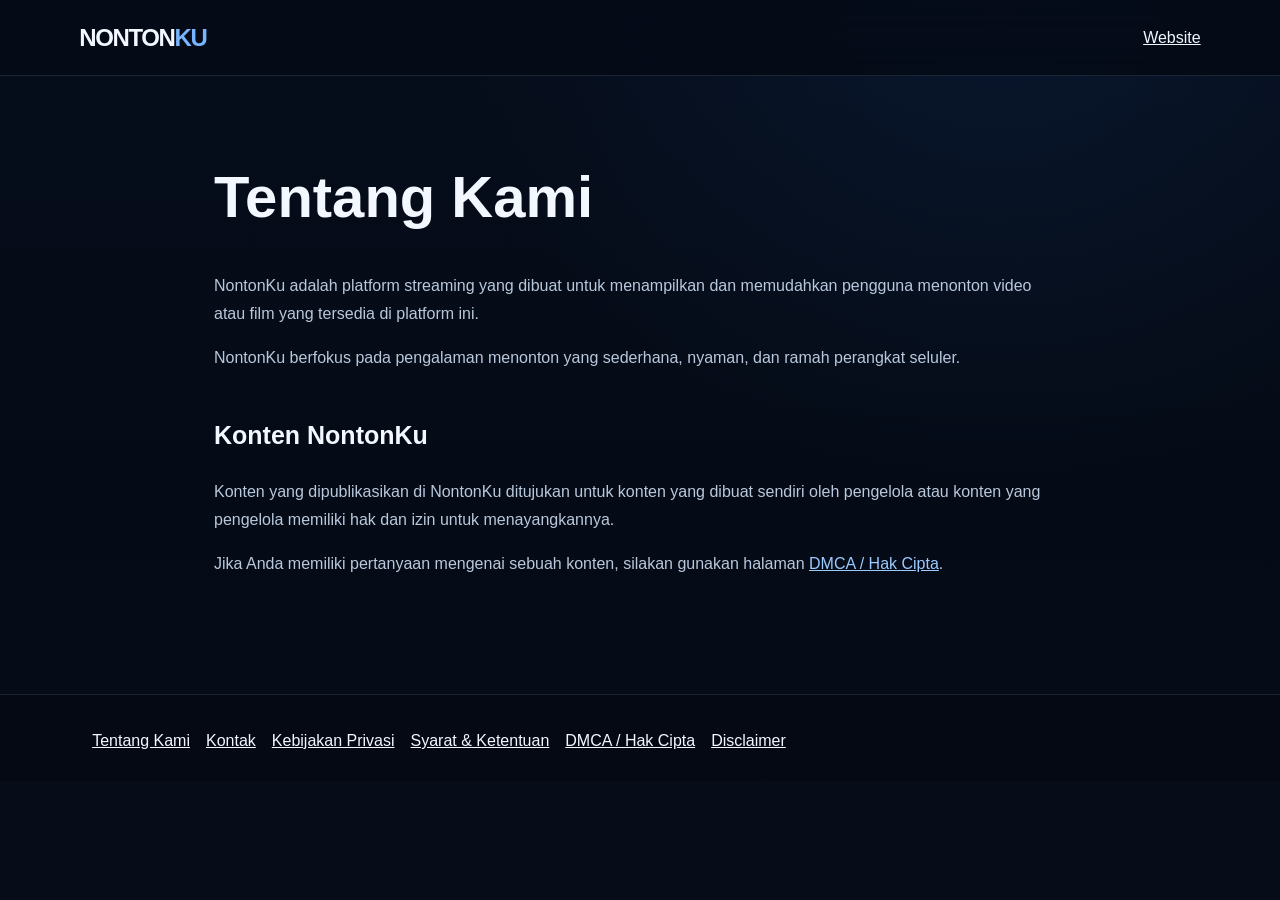
<file: about.html>
<!doctype html><html lang="id"><head><meta charset="utf-8"><meta name="viewport" content="width=device-width,initial-scale=1"><title>Tentang Kami — NontonKu</title><link rel="stylesheet" href="style.css"></head><body><header class="nav"><a href="index.html" class="brand">NONTON<span>KU</span></a><nav><a href="index.html">Website</a></nav></header><main class="page"><h1>Tentang Kami</h1><p>NontonKu adalah platform streaming yang dibuat untuk menampilkan dan memudahkan pengguna menonton video atau film yang tersedia di platform ini.</p><p>NontonKu berfokus pada pengalaman menonton yang sederhana, nyaman, dan ramah perangkat seluler.</p><h2>Konten NontonKu</h2><p>Konten yang dipublikasikan di NontonKu ditujukan untuk konten yang dibuat sendiri oleh pengelola atau konten yang pengelola memiliki hak dan izin untuk menayangkannya.</p><p>Jika Anda memiliki pertanyaan mengenai sebuah konten, silakan gunakan halaman <a href="dmca.html">DMCA / Hak Cipta</a>.</p></main><footer><a href="about.html">Tentang Kami</a><a href="contact.html">Kontak</a><a href="privacy.html">Kebijakan Privasi</a><a href="terms.html">Syarat & Ketentuan</a><a href="dmca.html">DMCA / Hak Cipta</a><a href="disclaimer.html">Disclaimer</a></footer></body></html>
</file>
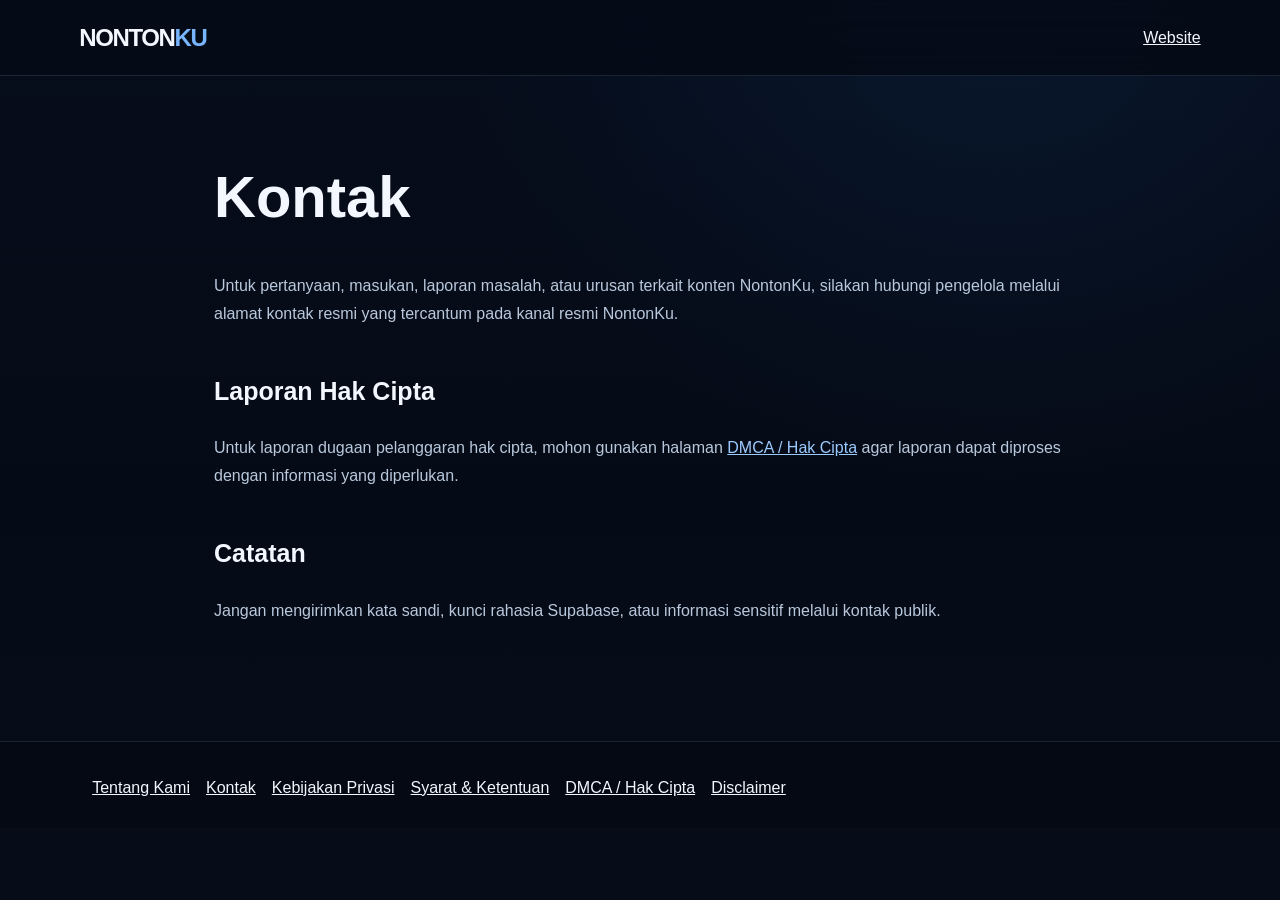
<file: contact.html>
<!doctype html><html lang="id"><head><meta charset="utf-8"><meta name="viewport" content="width=device-width,initial-scale=1"><title>Kontak — NontonKu</title><link rel="stylesheet" href="style.css"></head><body><header class="nav"><a href="index.html" class="brand">NONTON<span>KU</span></a><nav><a href="index.html">Website</a></nav></header><main class="page"><h1>Kontak</h1><p>Untuk pertanyaan, masukan, laporan masalah, atau urusan terkait konten NontonKu, silakan hubungi pengelola melalui alamat kontak resmi yang tercantum pada kanal resmi NontonKu.</p><h2>Laporan Hak Cipta</h2><p>Untuk laporan dugaan pelanggaran hak cipta, mohon gunakan halaman <a href="dmca.html">DMCA / Hak Cipta</a> agar laporan dapat diproses dengan informasi yang diperlukan.</p><h2>Catatan</h2><p>Jangan mengirimkan kata sandi, kunci rahasia Supabase, atau informasi sensitif melalui kontak publik.</p></main><footer><a href="about.html">Tentang Kami</a><a href="contact.html">Kontak</a><a href="privacy.html">Kebijakan Privasi</a><a href="terms.html">Syarat & Ketentuan</a><a href="dmca.html">DMCA / Hak Cipta</a><a href="disclaimer.html">Disclaimer</a></footer></body></html>
</file>
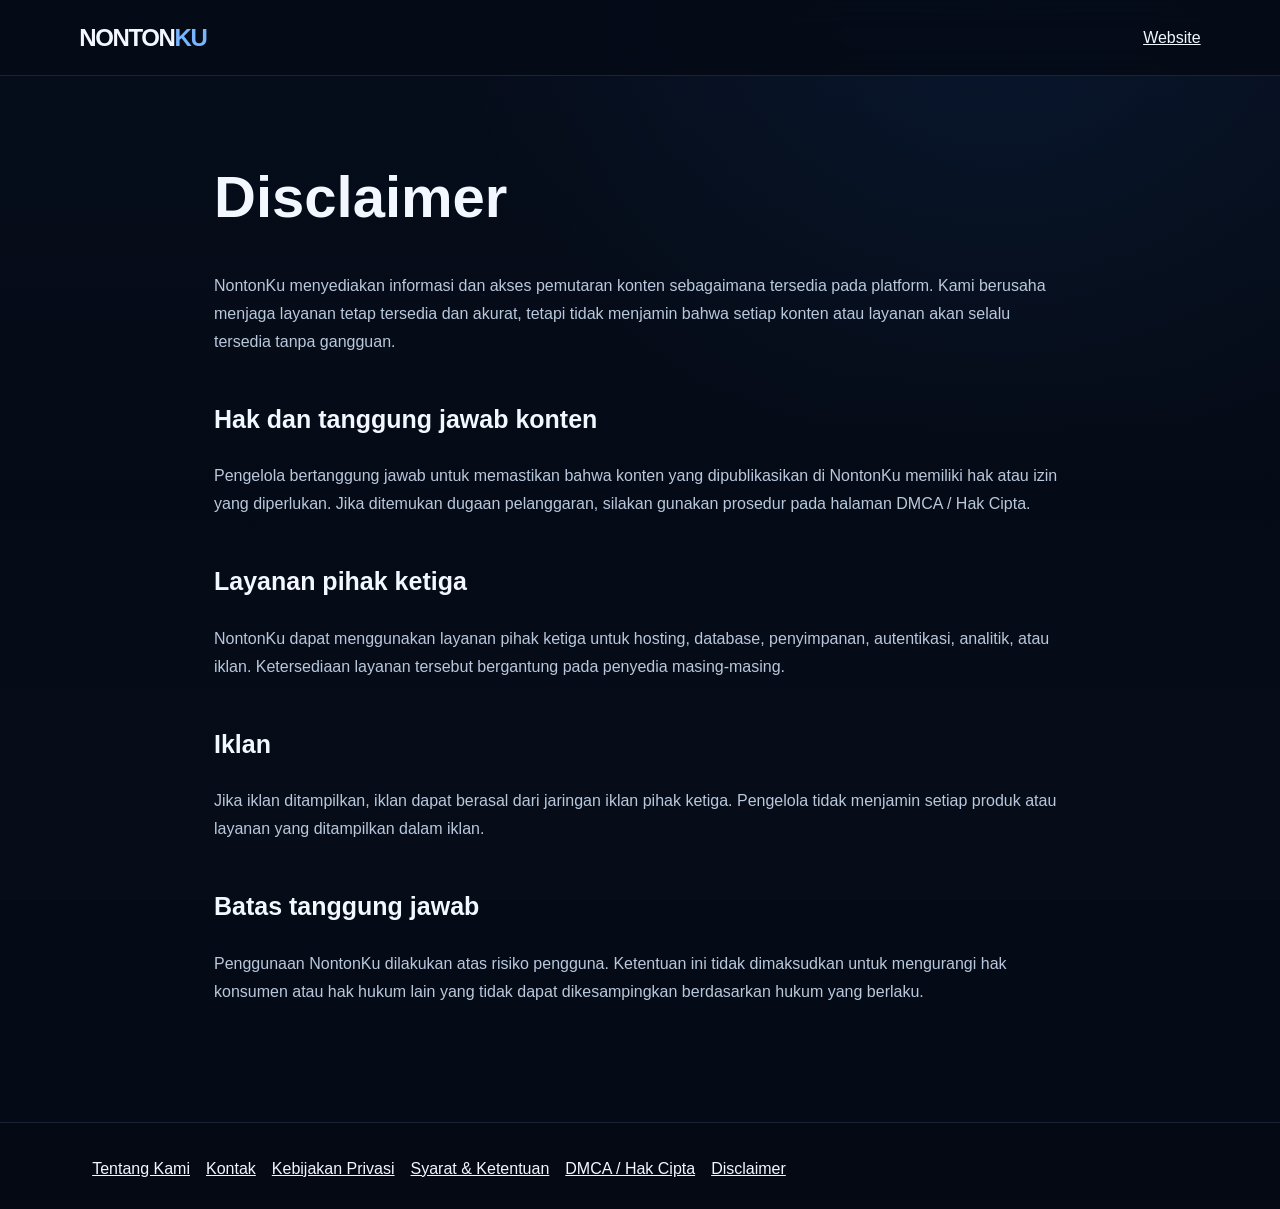
<file: disclaimer.html>
<!doctype html><html lang="id"><head><meta charset="utf-8"><meta name="viewport" content="width=device-width,initial-scale=1"><title>Disclaimer — NontonKu</title><link rel="stylesheet" href="style.css"></head><body><header class="nav"><a href="index.html" class="brand">NONTON<span>KU</span></a><nav><a href="index.html">Website</a></nav></header><main class="page"><h1>Disclaimer</h1><p>NontonKu menyediakan informasi dan akses pemutaran konten sebagaimana tersedia pada platform. Kami berusaha menjaga layanan tetap tersedia dan akurat, tetapi tidak menjamin bahwa setiap konten atau layanan akan selalu tersedia tanpa gangguan.</p><h2>Hak dan tanggung jawab konten</h2><p>Pengelola bertanggung jawab untuk memastikan bahwa konten yang dipublikasikan di NontonKu memiliki hak atau izin yang diperlukan. Jika ditemukan dugaan pelanggaran, silakan gunakan prosedur pada halaman DMCA / Hak Cipta.</p><h2>Layanan pihak ketiga</h2><p>NontonKu dapat menggunakan layanan pihak ketiga untuk hosting, database, penyimpanan, autentikasi, analitik, atau iklan. Ketersediaan layanan tersebut bergantung pada penyedia masing-masing.</p><h2>Iklan</h2><p>Jika iklan ditampilkan, iklan dapat berasal dari jaringan iklan pihak ketiga. Pengelola tidak menjamin setiap produk atau layanan yang ditampilkan dalam iklan.</p><h2>Batas tanggung jawab</h2><p>Penggunaan NontonKu dilakukan atas risiko pengguna. Ketentuan ini tidak dimaksudkan untuk mengurangi hak konsumen atau hak hukum lain yang tidak dapat dikesampingkan berdasarkan hukum yang berlaku.</p></main><footer><a href="about.html">Tentang Kami</a><a href="contact.html">Kontak</a><a href="privacy.html">Kebijakan Privasi</a><a href="terms.html">Syarat & Ketentuan</a><a href="dmca.html">DMCA / Hak Cipta</a><a href="disclaimer.html">Disclaimer</a></footer></body></html>
</file>
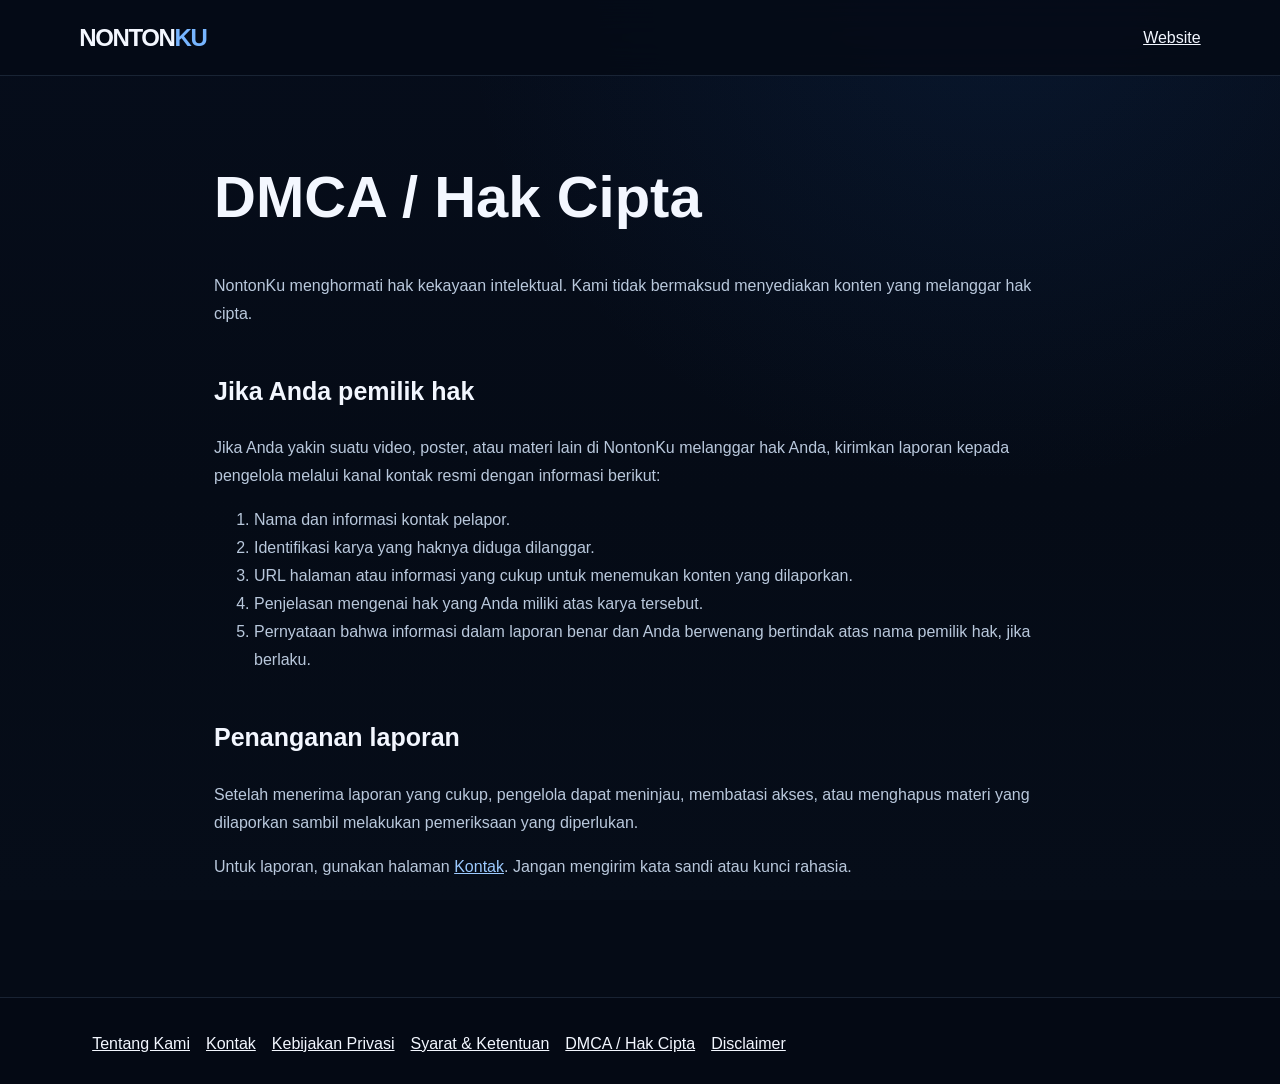
<file: dmca.html>
<!doctype html><html lang="id"><head><meta charset="utf-8"><meta name="viewport" content="width=device-width,initial-scale=1"><title>DMCA / Hak Cipta — NontonKu</title><link rel="stylesheet" href="style.css"></head><body><header class="nav"><a href="index.html" class="brand">NONTON<span>KU</span></a><nav><a href="index.html">Website</a></nav></header><main class="page"><h1>DMCA / Hak Cipta</h1><p>NontonKu menghormati hak kekayaan intelektual. Kami tidak bermaksud menyediakan konten yang melanggar hak cipta.</p><h2>Jika Anda pemilik hak</h2><p>Jika Anda yakin suatu video, poster, atau materi lain di NontonKu melanggar hak Anda, kirimkan laporan kepada pengelola melalui kanal kontak resmi dengan informasi berikut:</p><ol><li>Nama dan informasi kontak pelapor.</li><li>Identifikasi karya yang haknya diduga dilanggar.</li><li>URL halaman atau informasi yang cukup untuk menemukan konten yang dilaporkan.</li><li>Penjelasan mengenai hak yang Anda miliki atas karya tersebut.</li><li>Pernyataan bahwa informasi dalam laporan benar dan Anda berwenang bertindak atas nama pemilik hak, jika berlaku.</li></ol><h2>Penanganan laporan</h2><p>Setelah menerima laporan yang cukup, pengelola dapat meninjau, membatasi akses, atau menghapus materi yang dilaporkan sambil melakukan pemeriksaan yang diperlukan.</p><p>Untuk laporan, gunakan halaman <a href="contact.html">Kontak</a>. Jangan mengirim kata sandi atau kunci rahasia.</p></main><footer><a href="about.html">Tentang Kami</a><a href="contact.html">Kontak</a><a href="privacy.html">Kebijakan Privasi</a><a href="terms.html">Syarat & Ketentuan</a><a href="dmca.html">DMCA / Hak Cipta</a><a href="disclaimer.html">Disclaimer</a></footer></body></html>
</file>
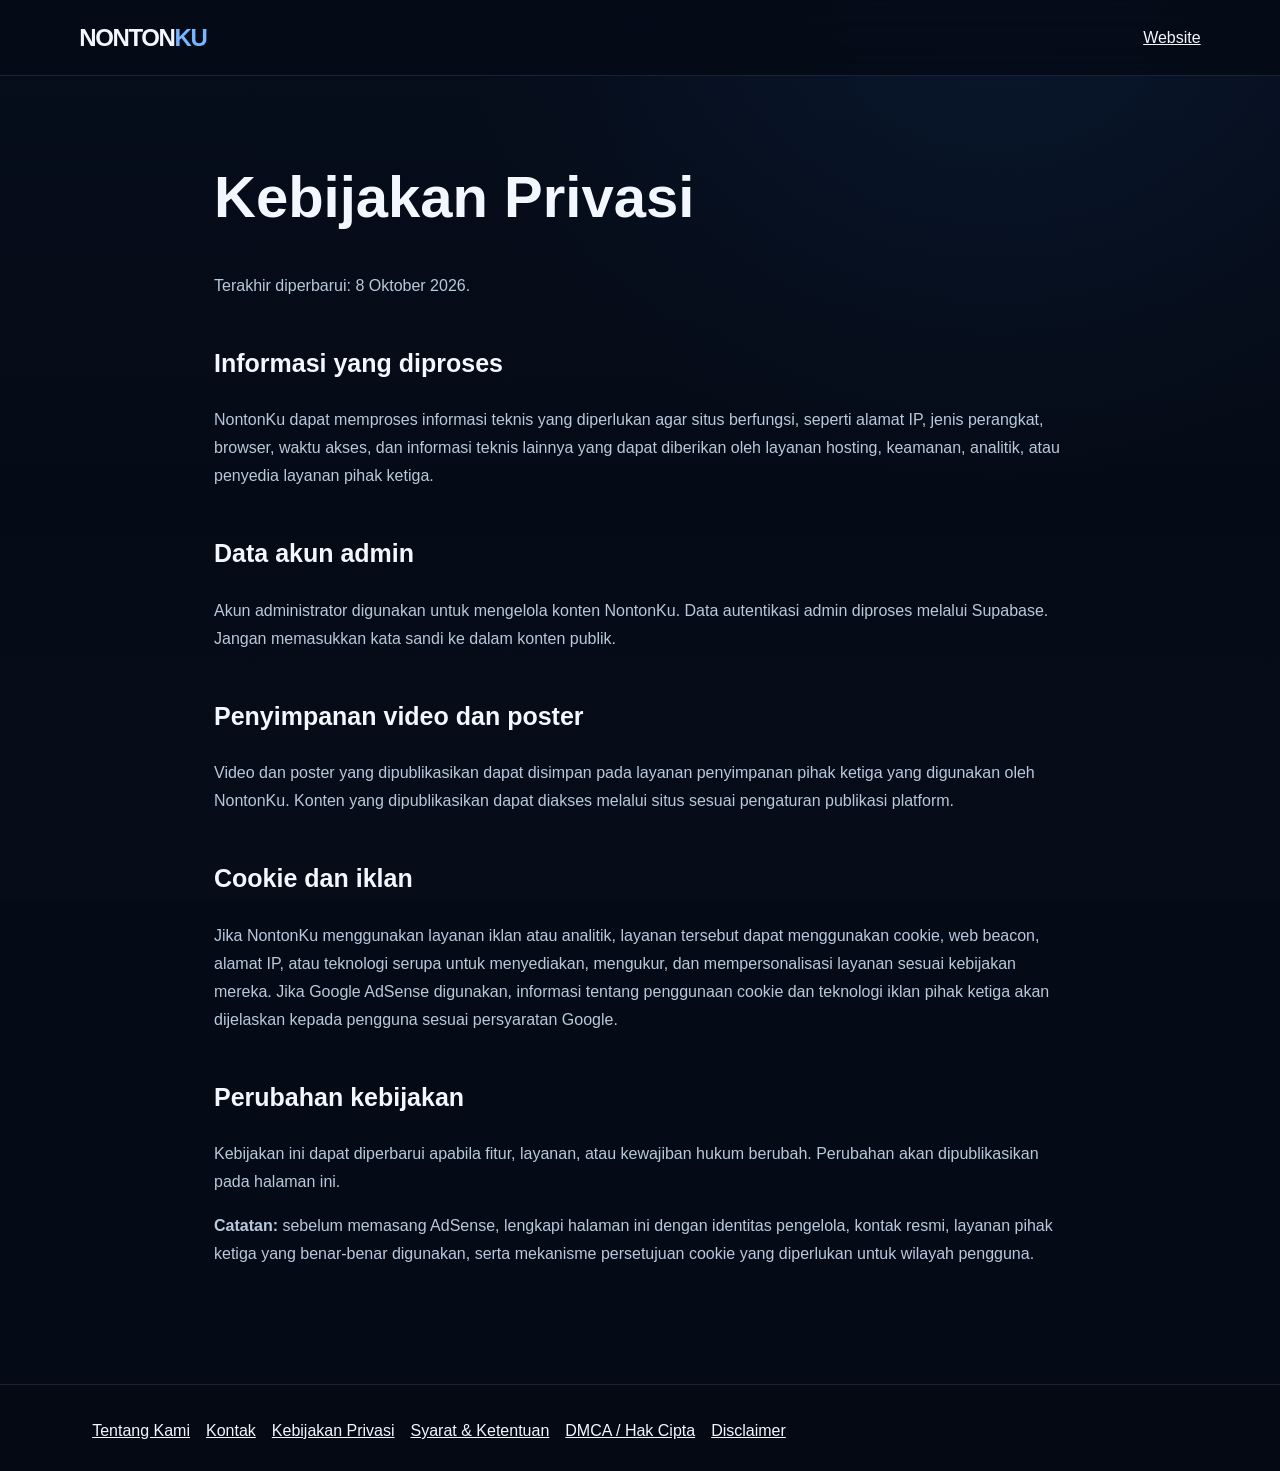
<file: privacy.html>
<!doctype html><html lang="id"><head><meta charset="utf-8"><meta name="viewport" content="width=device-width,initial-scale=1"><title>Kebijakan Privasi — NontonKu</title><link rel="stylesheet" href="style.css"></head><body><header class="nav"><a href="index.html" class="brand">NONTON<span>KU</span></a><nav><a href="index.html">Website</a></nav></header><main class="page"><h1>Kebijakan Privasi</h1><p>Terakhir diperbarui: 8 Oktober 2026.</p><h2>Informasi yang diproses</h2><p>NontonKu dapat memproses informasi teknis yang diperlukan agar situs berfungsi, seperti alamat IP, jenis perangkat, browser, waktu akses, dan informasi teknis lainnya yang dapat diberikan oleh layanan hosting, keamanan, analitik, atau penyedia layanan pihak ketiga.</p><h2>Data akun admin</h2><p>Akun administrator digunakan untuk mengelola konten NontonKu. Data autentikasi admin diproses melalui Supabase. Jangan memasukkan kata sandi ke dalam konten publik.</p><h2>Penyimpanan video dan poster</h2><p>Video dan poster yang dipublikasikan dapat disimpan pada layanan penyimpanan pihak ketiga yang digunakan oleh NontonKu. Konten yang dipublikasikan dapat diakses melalui situs sesuai pengaturan publikasi platform.</p><h2>Cookie dan iklan</h2><p>Jika NontonKu menggunakan layanan iklan atau analitik, layanan tersebut dapat menggunakan cookie, web beacon, alamat IP, atau teknologi serupa untuk menyediakan, mengukur, dan mempersonalisasi layanan sesuai kebijakan mereka. Jika Google AdSense digunakan, informasi tentang penggunaan cookie dan teknologi iklan pihak ketiga akan dijelaskan kepada pengguna sesuai persyaratan Google.</p><h2>Perubahan kebijakan</h2><p>Kebijakan ini dapat diperbarui apabila fitur, layanan, atau kewajiban hukum berubah. Perubahan akan dipublikasikan pada halaman ini.</p><p><strong>Catatan:</strong> sebelum memasang AdSense, lengkapi halaman ini dengan identitas pengelola, kontak resmi, layanan pihak ketiga yang benar-benar digunakan, serta mekanisme persetujuan cookie yang diperlukan untuk wilayah pengguna.</p></main><footer><a href="about.html">Tentang Kami</a><a href="contact.html">Kontak</a><a href="privacy.html">Kebijakan Privasi</a><a href="terms.html">Syarat & Ketentuan</a><a href="dmca.html">DMCA / Hak Cipta</a><a href="disclaimer.html">Disclaimer</a></footer></body></html>
</file>
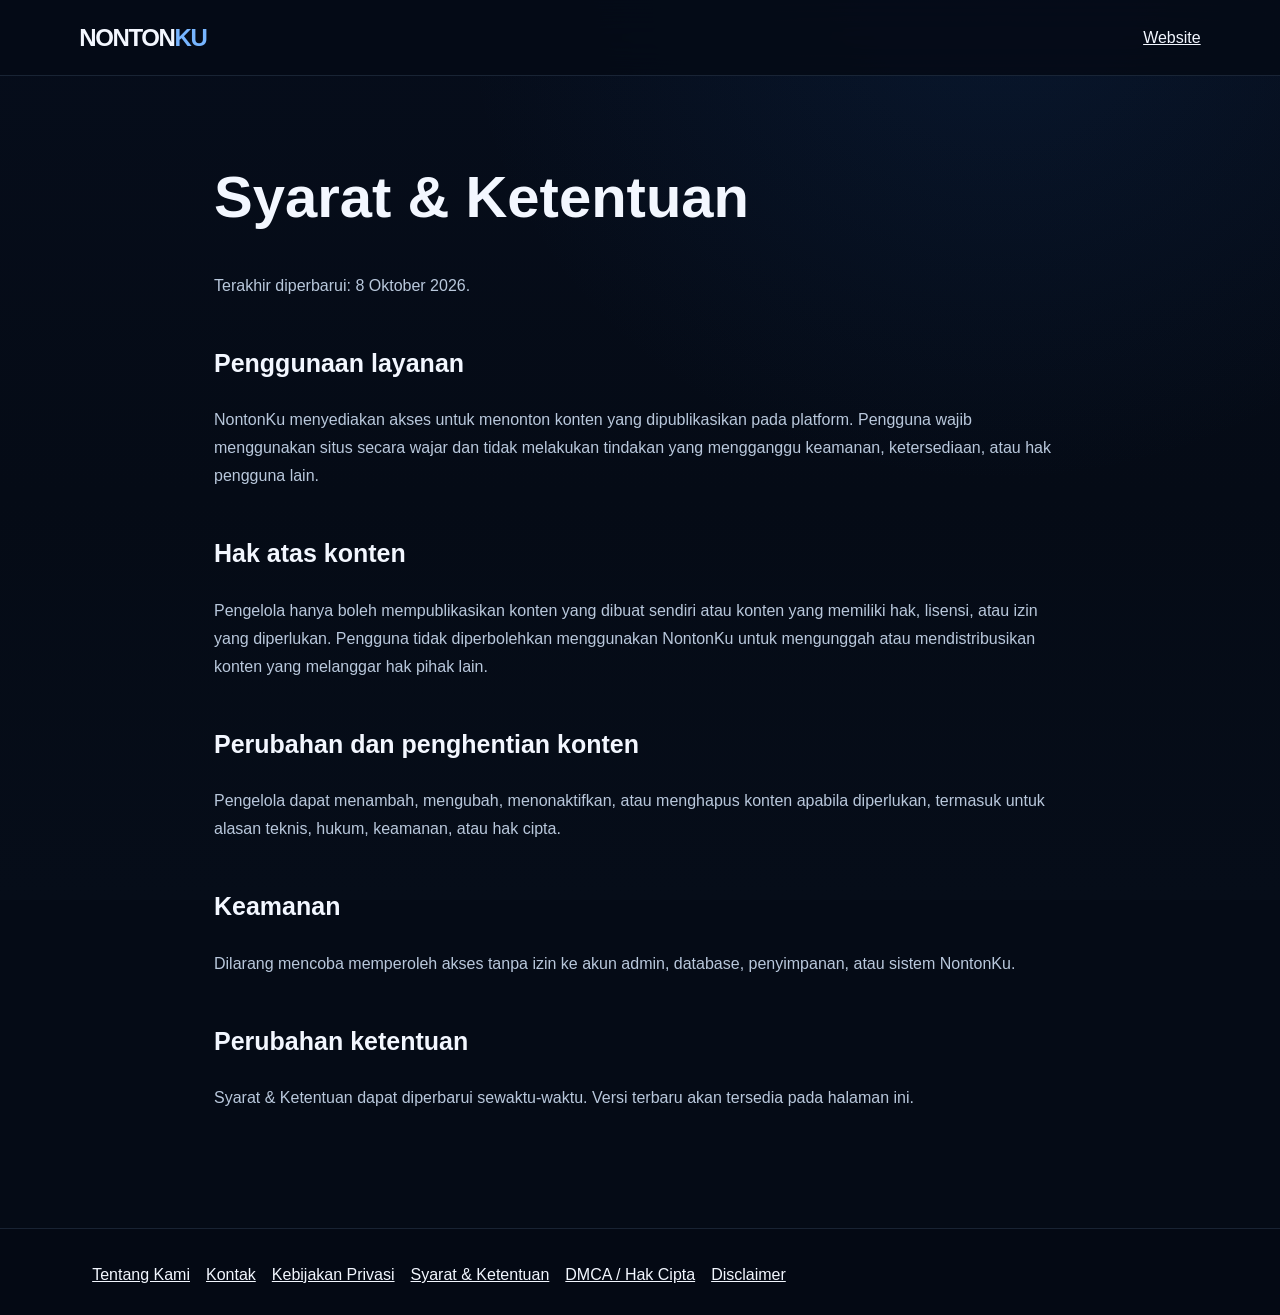
<file: terms.html>
<!doctype html><html lang="id"><head><meta charset="utf-8"><meta name="viewport" content="width=device-width,initial-scale=1"><title>Syarat & Ketentuan — NontonKu</title><link rel="stylesheet" href="style.css"></head><body><header class="nav"><a href="index.html" class="brand">NONTON<span>KU</span></a><nav><a href="index.html">Website</a></nav></header><main class="page"><h1>Syarat & Ketentuan</h1><p>Terakhir diperbarui: 8 Oktober 2026.</p><h2>Penggunaan layanan</h2><p>NontonKu menyediakan akses untuk menonton konten yang dipublikasikan pada platform. Pengguna wajib menggunakan situs secara wajar dan tidak melakukan tindakan yang mengganggu keamanan, ketersediaan, atau hak pengguna lain.</p><h2>Hak atas konten</h2><p>Pengelola hanya boleh mempublikasikan konten yang dibuat sendiri atau konten yang memiliki hak, lisensi, atau izin yang diperlukan. Pengguna tidak diperbolehkan menggunakan NontonKu untuk mengunggah atau mendistribusikan konten yang melanggar hak pihak lain.</p><h2>Perubahan dan penghentian konten</h2><p>Pengelola dapat menambah, mengubah, menonaktifkan, atau menghapus konten apabila diperlukan, termasuk untuk alasan teknis, hukum, keamanan, atau hak cipta.</p><h2>Keamanan</h2><p>Dilarang mencoba memperoleh akses tanpa izin ke akun admin, database, penyimpanan, atau sistem NontonKu.</p><h2>Perubahan ketentuan</h2><p>Syarat & Ketentuan dapat diperbarui sewaktu-waktu. Versi terbaru akan tersedia pada halaman ini.</p></main><footer><a href="about.html">Tentang Kami</a><a href="contact.html">Kontak</a><a href="privacy.html">Kebijakan Privasi</a><a href="terms.html">Syarat & Ketentuan</a><a href="dmca.html">DMCA / Hak Cipta</a><a href="disclaimer.html">Disclaimer</a></footer></body></html>
</file>
<file: style.css>
:root{--bg:#050b16;--surface:#0a1425;--surface-2:#0e1b30;--line:rgba(155,190,238,.14);--text:#f3f7ff;--muted:#92a1b8;--blue:#4b9cff;--blue-bright:#77b5ff;--cyan:#74e1ff;--shadow:0 24px 70px rgba(0,0,0,.35)}
*{box-sizing:border-box}html{scroll-behavior:smooth;scroll-padding-top:88px}body{margin:0;background:var(--bg);color:var(--text);font-family:'DM Sans',Arial,sans-serif;line-height:1.5}body:before{content:"";position:fixed;inset:0;pointer-events:none;z-index:-1;background:radial-gradient(ellipse at 78% 0%,rgba(26,89,168,.13),transparent 38%),linear-gradient(180deg,#060d1b 0%,#050b16 55%,#060d19 100%)}a{color:inherit}.nav{height:76px;display:flex;align-items:center;justify-content:space-between;gap:28px;padding:0 6.2%;background:rgba(5,11,22,.88);border-bottom:1px solid var(--line);position:sticky;top:0;z-index:15;backdrop-filter:blur(18px)}.brand,.footer-brand{position:relative;display:inline-flex;align-items:center;gap:0;text-decoration:none;font-family:'Space Grotesk',sans-serif;font-size:24px;font-weight:700;letter-spacing:-1.4px;white-space:nowrap}.brand span,.footer-brand span{color:var(--blue-bright)}.brand i{width:5px;height:5px;background:var(--cyan);border-radius:50%;margin:0 0 0 4px;box-shadow:0 0 12px var(--cyan)}.nav-links{display:flex;align-items:center;gap:28px}.nav-links a,.admin-link{color:#b7c5d9;text-decoration:none;font-size:13px;font-weight:600;transition:color .2s}.nav-links a:hover,.admin-link:hover{color:#fff}.nav-actions{display:flex;align-items:center;gap:18px}.nav-search,.collection-search{display:flex;align-items:center;gap:9px;background:#0b1729;border:1px solid var(--line);border-radius:11px;padding:0 12px;color:var(--blue-bright)}.nav-search{width:185px;height:40px}.nav-search span,.collection-search span{font-size:24px;line-height:1}.nav-search input,.collection-search input{width:100%;min-width:0;background:transparent;border:0;outline:0;color:#fff;padding:8px 0;font:inherit;font-size:12px;margin:0}.nav-search input::placeholder,.collection-search input::placeholder{color:#7587a1}.admin-link{border:1px solid var(--line);padding:10px 13px;border-radius:9px}
.hero{min-height:515px;position:relative;overflow:hidden;display:grid;grid-template-columns:1.1fr .9fr;align-items:center;padding:68px 8% 58px;border-bottom:1px solid var(--line);background:linear-gradient(112deg,#071020 0%,#08162b 52%,#091b34 100%)}.hero:after{content:"";position:absolute;inset:0;background:linear-gradient(90deg,rgba(5,11,22,.1),transparent 65%),linear-gradient(0deg,rgba(5,11,22,.45),transparent 30%);pointer-events:none}.hero-glow{position:absolute;width:520px;height:520px;right:8%;top:-35%;border-radius:50%;background:rgba(28,113,226,.17);filter:blur(80px)}.hero-copy{position:relative;z-index:2;max-width:650px}.eyebrow,.section-kicker{font-size:10px;letter-spacing:2.4px;font-weight:800;color:#8bbcff;margin:0 0 19px}.eyebrow{display:flex;align-items:center;gap:10px}.eyebrow-dot,.live-dot{display:inline-block;width:7px;height:7px;border-radius:50%;background:var(--cyan);box-shadow:0 0 13px rgba(116,225,255,.8)}.hero h1{font-family:'Space Grotesk',sans-serif;font-size:clamp(39px,5.1vw,66px);letter-spacing:-2.7px;line-height:1.07;margin:0 0 20px;font-weight:700}.hero h1 span{background:linear-gradient(95deg,#fff 4%,#8bc4ff 70%,#7ce4ff);background-clip:text;-webkit-background-clip:text;color:transparent}.hero-description{max-width:480px;color:#a5b5cc;font-size:15px;line-height:1.8;margin:0}.hero-actions{display:flex;align-items:center;gap:25px;margin-top:29px}.primary-btn{display:inline-flex;align-items:center;justify-content:center;gap:10px;border:1px solid rgba(135,193,255,.3);border-radius:10px;background:linear-gradient(135deg,#3288ef,#1760c2);color:#fff;padding:14px 20px;font:700 13px 'DM Sans',sans-serif;cursor:pointer;box-shadow:0 9px 30px rgba(22,103,209,.23);transition:transform .2s,filter .2s}.primary-btn:hover{transform:translateY(-2px);filter:brightness(1.12)}.primary-btn span{font-size:12px}.text-link,.view-all{color:#c3d9f5;text-decoration:none;font-size:12px;font-weight:700}.text-link span,.view-all span{color:var(--cyan);margin-left:6px}.hero-meta{display:flex;align-items:center;gap:13px;margin-top:42px;color:#8297b4;font-size:9px;font-weight:800;letter-spacing:1.4px}.hero-meta>span:first-child{display:flex;align-items:center;gap:8px}.live-dot{width:6px;height:6px}.meta-divider{height:14px;width:1px;background:#2b405d}.hero-art{position:relative;z-index:1;min-height:350px;display:flex;align-items:center;justify-content:center}.art-screen{position:relative;width:min(270px,68%);height:325px;border:1px solid rgba(135,191,255,.28);border-radius:18px;overflow:hidden;transform:rotate(5deg);background:radial-gradient(ellipse at 50% 30%,rgba(69,150,255,.42),transparent 45%),linear-gradient(145deg,#132d50,#071020 67%);box-shadow:0 30px 70px rgba(0,0,0,.45),inset 0 0 60px rgba(78,158,255,.08)}.art-screen:before,.art-screen:after{content:"";position:absolute;border:1px solid rgba(137,192,255,.2);border-radius:50%;width:300px;height:300px;left:-17px;top:15px}.art-screen:after{width:200px;height:200px;left:33px;top:65px;border-color:rgba(137,192,255,.16)}.screen-sheen{position:absolute;inset:0;background:linear-gradient(125deg,transparent 20%,rgba(110,189,255,.13) 45%,transparent 63%)}.screen-mark{position:absolute;top:37%;left:0;right:0;text-align:center;font:700 72px 'Space Grotesk',sans-serif;letter-spacing:-8px;color:#e9f5ff;text-shadow:0 0 40px rgba(75,156,255,.7)}.screen-mark span{font-size:30px;color:var(--cyan);vertical-align:top;letter-spacing:0}.screen-caption{position:absolute;bottom:25px;left:25px;font-size:9px;letter-spacing:3px;color:#a5c8f6;line-height:1.8}.screen-caption strong{font-size:12px;color:#fff;letter-spacing:1.3px}.orbit{position:absolute;border:1px solid rgba(90,162,255,.16);border-radius:50%;transform:rotate(-23deg)}.orbit-one{width:410px;height:230px}.orbit-two{width:350px;height:300px;transform:rotate(32deg)}.floating-chip{position:absolute;display:flex;align-items:center;border:1px solid rgba(152,199,255,.22);background:rgba(8,21,40,.88);box-shadow:var(--shadow);backdrop-filter:blur(12px);border-radius:10px;color:#dceaff}.chip-top{top:46px;right:4%;padding:11px 14px;font-size:9px;font-weight:800;letter-spacing:1.8px}.chip-bottom{bottom:38px;left:2%;gap:11px;padding:12px 15px}.chip-play{display:grid;place-items:center;width:32px;height:32px;border-radius:8px;background:linear-gradient(135deg,#3c9cff,#235ec5);font-size:10px}.chip-bottom b,.chip-bottom small{display:block}.chip-bottom b{font-size:11px}.chip-bottom small{color:#91a8c8;font-size:9px;margin-top:3px}
.stats-strip{display:grid;grid-template-columns:repeat(3,1fr);padding:21px 9%;background:rgba(8,18,34,.78);border-bottom:1px solid var(--line)}.stats-strip>div{display:flex;align-items:center;justify-content:center;gap:12px;border-right:1px solid var(--line)}.stats-strip>div:last-child{border:0}.stat-icon{width:38px;height:38px;border-radius:11px;display:grid;place-items:center;color:var(--cyan);background:rgba(61,139,235,.12);border:1px solid rgba(107,174,255,.15);font-size:18px}.stats-strip b,.stats-strip small{display:block}.stats-strip b{font-size:12px}.stats-strip small{font-size:10px;color:#8294af;margin-top:3px}.section{padding:70px 7.2%}.latest-section{background:linear-gradient(180deg,rgba(9,22,42,.35),transparent)}.section-head{display:flex;align-items:flex-end;justify-content:space-between;gap:24px;margin-bottom:25px}.section-kicker{margin:0 0 9px;font-size:9px;letter-spacing:2px}.section-head h2{font:700 clamp(27px,3vw,36px) 'Space Grotesk',sans-serif;letter-spacing:-1.2px;margin:0}.section-head h2 span{color:#7db7ff}.section-subtitle{color:#879ab5;font-size:12px;margin:8px 0 0}.view-all{padding-bottom:7px;white-space:nowrap}.latest-grid{display:grid;grid-template-columns:repeat(5,minmax(0,1fr));gap:18px}.latest-card,.movie-card{min-width:0;cursor:pointer;outline:none}.poster-wrap{position:relative;overflow:hidden;background:#0c1a2e;border:1px solid rgba(142,187,242,.12);border-radius:11px;aspect-ratio:2/2.75;box-shadow:0 8px 25px rgba(0,0,0,.14)}.poster-wrap img{display:block;width:100%;height:100%;object-fit:cover;transition:transform .45s,filter .35s}.poster-shade{position:absolute;inset:35% 0 0;background:linear-gradient(0deg,rgba(3,9,19,.85),transparent);opacity:.5;transition:opacity .25s}.poster-play{position:absolute;left:50%;top:50%;transform:translate(-50%,-40%);display:grid;place-items:center;width:44px;height:44px;border-radius:50%;border:1px solid rgba(255,255,255,.55);background:rgba(28,107,203,.82);color:#fff;font-size:13px;opacity:0;transition:opacity .25s,transform .25s;box-shadow:0 0 25px rgba(58,142,255,.3)}.new-label{position:absolute;top:10px;left:9px;padding:5px 7px;background:rgba(27,108,204,.88);border:1px solid rgba(164,208,255,.25);border-radius:5px;font-size:7px;letter-spacing:1px;font-weight:800;color:white}.latest-card:hover .poster-wrap img,.movie-card:hover .poster-wrap img,.latest-card:focus .poster-wrap img,.movie-card:focus .poster-wrap img{transform:scale(1.045);filter:brightness(.8)}.latest-card:hover .poster-play,.movie-card:hover .poster-play,.latest-card:focus .poster-play,.movie-card:focus .poster-play{opacity:1;transform:translate(-50%,-50%)}.movie-info{padding:12px 2px 0}.movie-info h3{font-size:13px;line-height:1.4;margin:0;white-space:nowrap;overflow:hidden;text-overflow:ellipsis;font-weight:700}.movie-info p{display:flex;align-items:center;gap:7px;color:#8598b3;font-size:10px;margin:6px 0 0}.movie-info p i{width:3px;height:3px;border-radius:50%;background:var(--blue-bright);flex-shrink:0}.collection-section{border-top:1px solid var(--line);background:rgba(4,10,20,.35)}.collection-head{align-items:flex-end}.collection-search{width:min(300px,100%);height:43px;flex-shrink:0}.genre-list{display:flex;gap:9px;flex-wrap:wrap;margin:25px 0 26px}.genre-chip{background:#0b1729;border:1px solid var(--line);border-radius:999px;padding:9px 15px;color:#9eb0ca;font:600 11px 'DM Sans',sans-serif;cursor:pointer;transition:all .2s}.genre-chip:hover{border-color:rgba(91,164,255,.5);color:white}.genre-chip.active{color:#fff;border-color:#438fe8;background:linear-gradient(135deg,#1d65b8,#123866);box-shadow:0 5px 18px rgba(25,102,194,.15)}.grid{display:grid;grid-template-columns:repeat(5,minmax(0,1fr));gap:26px 18px;min-height:100px}.result-count{font-size:10px;color:#71849f;margin-top:25px}.empty-state{grid-column:1/-1;min-height:120px;display:flex;flex-direction:column;align-items:center;justify-content:center;text-align:center;border:1px dashed rgba(130,171,224,.2);border-radius:12px;padding:22px;color:#8ea2bf}.empty-state>span{font-size:27px;color:#6eb7ff}.empty-state p{font-size:12px;margin:9px 0 0;max-width:400px}.muted{color:var(--muted)}
footer{border-top:1px solid var(--line);padding:34px 7.2% 28px;display:flex;align-items:center;gap:16px;flex-wrap:wrap;background:#040914}footer .footer-brand{font-size:20px}footer>p{color:#7e91ac;font-size:11px;margin:0 auto 0 0}footer small{width:100%;color:#596d88;font-size:10px;padding-top:13px;border-top:1px solid rgba(140,175,220,.1)}.footer-links{display:flex;gap:16px;flex-wrap:wrap}.footer-links a{color:#8c9db5;text-decoration:none;font-size:10px}.footer-links a:hover{color:#fff}
.modal{position:fixed;inset:0;background:rgba(1,5,13,.88);display:none;align-items:center;justify-content:center;padding:22px;z-index:40;backdrop-filter:blur(10px)}.modal.show{display:flex}.modal-box{width:min(950px,100%);position:relative}.modal video{width:100%;max-height:75vh;background:#000;border-radius:12px;border:1px solid var(--line)}.modal-box h2{font-family:'Space Grotesk',sans-serif;font-size:20px}.close{position:absolute;right:0;top:-47px;background:#13243b;border:1px solid var(--line);color:#fff;font-size:25px;width:38px;height:38px;border-radius:10px;cursor:pointer}.detail-box{position:relative;width:min(760px,100%);background:linear-gradient(135deg,#0d1c31,#07101e);border:1px solid rgba(145,191,247,.2);border-radius:18px;box-shadow:var(--shadow);padding:30px}.detail-close{right:18px;top:18px}.detail-layout{display:grid;grid-template-columns:minmax(150px,.7fr) 1.3fr;align-items:center;gap:32px;padding:10px 12px}.detail-poster img{width:100%;max-height:390px;object-fit:cover;aspect-ratio:2/3;border-radius:11px;border:1px solid var(--line)}.detail-copy{padding-right:15px}.detail-copy h2{font:700 clamp(25px,4vw,38px) 'Space Grotesk',sans-serif;line-height:1.1;letter-spacing:-1px;margin:0 0 17px}.detail-meta{display:flex;flex-wrap:wrap;gap:8px}.detail-meta span{font-size:10px;color:#b5d5ff;border:1px solid rgba(117,177,245,.22);background:rgba(59,129,214,.1);border-radius:6px;padding:6px 9px}.detail-description{font-size:13px;color:#91a4bf;line-height:1.8;margin:20px 0 25px}.modal-open{overflow:hidden}
.admin-body{background:#070e1a}.admin-wrap{max-width:800px;margin:30px auto;padding:0 16px}.panel{background:#0d1a2d;border:1px solid var(--line);border-radius:14px;padding:22px;margin-bottom:18px}.panel h1,.panel h2{font-family:'Space Grotesk',sans-serif;margin-top:0}.panel h1{font-size:26px}.panel h2{font-size:20px}.panel input{width:100%;padding:13px;margin:7px 0;background:#071020;border:1px solid #263a55;border-radius:8px;color:#fff;font:inherit;outline:none}.panel input:focus{border-color:#438fe8}.two{display:grid;grid-template-columns:1fr 1fr;gap:10px}.file{display:block;margin:12px 0;padding:15px;border:1px dashed #405a7b;border-radius:8px;color:#b8c8de}.file input{border:0;padding:0}.hidden{display:none}.row{display:flex;justify-content:space-between;align-items:center}.secondary{background:#24344a}.danger{background:#8b2637;padding:8px 12px}.film-row{display:flex;justify-content:space-between;align-items:center;border-top:1px solid var(--line);padding:13px 0}.film-row small{display:block;color:#92a1b8;margin-top:4px}.msg{color:#ffb3b3;margin-top:12px}.page{max-width:900px;margin:0 auto;padding:70px 24px 100px;line-height:1.75}.page h1{font-size:clamp(36px,6vw,58px);margin:0 0 24px;font-family:'Space Grotesk',sans-serif}.page h2{font-size:25px;margin-top:42px}.page p,.page li{color:#b9c8dc}.page a{color:#9ccaff}.nav .brand{text-decoration:none}
@media(max-width:1000px){.nav{padding:0 4%}.nav-links{gap:15px}.nav-search{width:155px}.hero{padding-left:6%;padding-right:6%}.section{padding-left:5%;padding-right:5%}.grid{grid-template-columns:repeat(4,minmax(0,1fr))}.latest-grid{grid-template-columns:repeat(5,minmax(0,1fr));gap:12px}.hero-art{transform:scale(.9)}}
@media(max-width:720px){.nav{height:65px;gap:12px}.brand{font-size:21px}.nav-links{display:none}.nav-actions{gap:9px}.nav-search{width:42px;height:39px;padding:0;justify-content:center;border-color:transparent;background:transparent}.nav-search span{font-size:27px}.nav-search input{width:0;padding:0;transition:width .2s}.nav-search:focus-within{width:min(190px,43vw);padding:0 10px;border-color:var(--line);background:#0b1729}.nav-search:focus-within input{width:100%}.admin-link{font-size:11px;padding:9px 10px}.hero{grid-template-columns:1fr;min-height:unset;padding:59px 6% 34px}.hero-copy{max-width:560px}.hero h1{font-size:clamp(37px,8.5vw,55px);letter-spacing:-1.8px}.hero-description{font-size:13px;max-width:430px}.hero-actions{gap:18px;flex-wrap:wrap}.hero-meta{margin-top:30px;font-size:8px}.hero-art{min-height:245px;margin-top:14px;transform:none}.art-screen{height:215px;width:175px}.screen-mark{font-size:53px}.screen-caption{bottom:16px;left:17px;font-size:7px}.screen-caption strong{font-size:9px}.orbit-one{width:290px;height:170px}.orbit-two{width:260px;height:200px}.chip-top{top:25px;right:4%;font-size:7px;padding:9px}.chip-bottom{bottom:22px;left:0;padding:9px 11px}.chip-bottom b{font-size:9px}.chip-bottom small{font-size:8px}.chip-play{width:27px;height:27px}.stats-strip{padding:16px 3%;gap:6px}.stats-strip>div{gap:7px;padding:0 5px}.stat-icon{width:30px;height:30px;font-size:14px;border-radius:8px}.stats-strip b{font-size:9px}.stats-strip small{font-size:8px}.section{padding:47px 5%}.section-head{align-items:flex-start;gap:15px}.section-head h2{font-size:29px}.section-subtitle{font-size:11px;line-height:1.6}.latest-grid{grid-template-columns:repeat(2,minmax(0,1fr));gap:19px 12px}.latest-grid .latest-card:nth-child(n+5){display:none}.latest-grid .latest-card:first-child{grid-column:span 2;display:grid;grid-template-columns:38% 1fr;gap:14px;align-items:center}.latest-grid .latest-card:first-child .poster-wrap{aspect-ratio:2/2.3}.latest-grid .latest-card:first-child .movie-info{padding:10px}.latest-grid .latest-card:first-child .movie-info h3{font-size:16px;white-space:normal}.latest-grid .latest-card:first-child .movie-info p{flex-wrap:wrap}.new-label{font-size:6px;top:7px;left:6px}.collection-head{display:flex;flex-direction:column;align-items:stretch}.collection-search{width:100%}.genre-list{gap:7px;margin:20px 0}.genre-chip{padding:8px 12px;font-size:10px}.grid{grid-template-columns:repeat(2,minmax(0,1fr));gap:22px 12px}.poster-wrap{border-radius:9px}.movie-info{padding-top:9px}.movie-info h3{font-size:12px}.movie-info p{font-size:9px;gap:5px}.result-count{margin-top:20px}footer{padding:28px 5%;gap:12px}footer>p{width:100%;order:2}footer .footer-brand{order:1}.footer-links{order:3;gap:12px}footer small{order:4}.detail-box{padding:20px 14px;border-radius:14px;max-height:90vh;overflow:auto}.detail-close{right:10px;top:10px}.detail-layout{grid-template-columns:105px 1fr;gap:17px;padding:25px 3px 8px}.detail-copy{padding-right:0}.detail-copy h2{font-size:24px;padding-right:10px}.detail-copy .section-kicker{font-size:8px}.detail-meta{gap:5px}.detail-meta span{font-size:9px;padding:5px 7px}.detail-description{font-size:11px;line-height:1.65;margin:13px 0 17px}.detail-copy .primary-btn{font-size:11px;padding:11px 13px}.modal{padding:13px}.modal-box h2{font-size:16px}.close{top:-43px}.page{padding:45px 20px 70px}}
@media(max-width:380px){.hero h1{font-size:35px}.hero-actions{align-items:flex-start;flex-direction:column;gap:15px}.hero-art{min-height:215px}.stats-strip{padding-left:2%;padding-right:2%}.stats-strip>div{flex-direction:column;align-items:flex-start;gap:5px}.stats-strip small{font-size:7px}.latest-grid{gap:14px 9px}.detail-layout{grid-template-columns:88px 1fr;gap:12px}.detail-copy h2{font-size:20px}}
@media(prefers-reduced-motion:reduce){*,*:before,*:after{scroll-behavior:auto!important;transition:none!important}}

/* Menghilangkan ilustrasi NK+ di halaman utama */
.hero-art {
  display: none !important;
}

/* Menyediakan ruang iklan spanduk */
.hero {
  grid-template-columns: 1fr !important;
}

.hero-banner-slot {
  width: 100%;
  min-height: 250px;
  margin-top: 25px;
  display: flex;
  flex-direction: column;
  align-items: center;
  justify-content: center;
  gap: 12px;
  box-sizing: border-box;
  border: 1px dashed rgba(119, 181, 255, 0.35);
  border-radius: 12px;
  background: rgba(5, 11, 22, 0.35);
  text-align: center;
}

.hero-banner-note {
  color: #8297b4;
  font-size: 12px;
}

/* Tampilan HP */
@media (max-width: 720px) {
  .hero {
    grid-template-columns: 1fr !important;
  }

  .hero-banner-slot {
    min-height: 250px;
  }
}


/* Ad placements — visual placeholders, ready for the real ad snippet */
.ad-placement{width:min(1100px,85.6%);margin:26px auto 0;min-height:88px;display:flex;align-items:center;justify-content:center;gap:18px;padding:14px 20px;border:1px dashed rgba(119,181,255,.3);border-radius:13px;background:linear-gradient(100deg,rgba(12,29,52,.9),rgba(7,17,32,.85));color:#dbeaff}
.ad-placement-label{display:inline-flex;align-items:center;justify-content:center;min-width:44px;height:22px;padding:0 8px;border-radius:5px;background:rgba(99,145,200,.13);border:1px solid rgba(140,177,220,.2);color:#90a8c8;font-size:9px;font-weight:800;letter-spacing:1.4px}
.ad-placement-copy,.ad-player-copy{display:flex;flex-direction:column;gap:3px}.ad-placement-copy strong,.ad-player-copy strong{font-size:12px}.ad-placement-copy span,.ad-player-copy span{font-size:10px;color:#8196b4}
.latest-section{padding-top:44px}
.player-modal{overflow-y:auto;align-items:flex-start}.player-modal .modal-box{margin:55px auto 25px;width:min(900px,100%)}.player-modal .close{top:-45px}.ad-player{min-height:88px;display:flex;align-items:center;justify-content:center;gap:14px;padding:12px 16px;margin-bottom:14px;border:1px dashed rgba(119,181,255,.35);border-radius:12px;background:linear-gradient(100deg,#0c1d34,#091426)}.modal video{display:block;max-height:62vh;object-fit:contain}.player-modal h2{margin:13px 2px 0}.player-note{margin:6px 2px 0;color:#8196b4;font-size:11px}
@media(max-width:720px){.ad-placement{width:90%;min-height:76px;margin-top:18px;padding:12px;gap:10px}.ad-placement-copy strong,.ad-player-copy strong{font-size:10px}.ad-placement-copy span,.ad-player-copy span{font-size:9px}.latest-section{padding-top:35px}.player-modal{padding:12px}.player-modal .modal-box{margin:54px auto 18px}.player-modal .close{top:-43px}.ad-player{min-height:75px;padding:10px;gap:9px;margin-bottom:10px}.modal video{max-height:52vh}.player-modal h2{font-size:15px}.player-note{font-size:10px}}
.ad-detail{display:flex;align-items:center;justify-content:center;gap:10px;min-height:54px;margin:0 0 12px;padding:8px 12px;border:1px dashed rgba(119,181,255,.27);border-radius:9px;background:rgba(6,16,30,.72);color:#8196b4;font-size:10px}.detail-box{max-height:92vh;overflow:auto}
@media(max-width:720px){.ad-detail{min-height:48px;font-size:9px;margin-bottom:7px}.detail-box{max-height:92vh}}

/* Direct-share film links */
.detail-actions{display:flex;flex-wrap:wrap;gap:10px;align-items:center;margin-top:20px}.secondary-btn{border:1px solid rgba(147,197,253,.35);background:rgba(30,58,138,.18);color:#dbeafe;border-radius:12px;padding:13px 18px;font:inherit;font-weight:700;cursor:pointer}.secondary-btn:hover{background:rgba(30,58,138,.35)}


/* Adsterra player placement */
.adsterra-player-slot{width:100%;min-height:50px;display:flex;align-items:center;justify-content:center;overflow:hidden;margin-top:10px;}
.adsterra-player-slot iframe{max-width:100%;}
.ad-player{width:100%;}
@media(max-width:480px){.adsterra-player-slot{min-height:50px;margin-top:8px;}.ad-player{padding:12px;}}

/* Adsterra 320x50 banner */
.ad-320x50-slot{width:320px;max-width:100%;min-height:50px;display:flex;align-items:center;justify-content:center;overflow:hidden}.ad-home{flex-wrap:wrap;min-height:76px}.ad-home .ad-placement-label{flex:0 0 auto}@media(max-width:480px){.ad-320x50-slot{width:320px;max-width:100%}.ad-home{gap:8px;padding:10px}}
</file>
